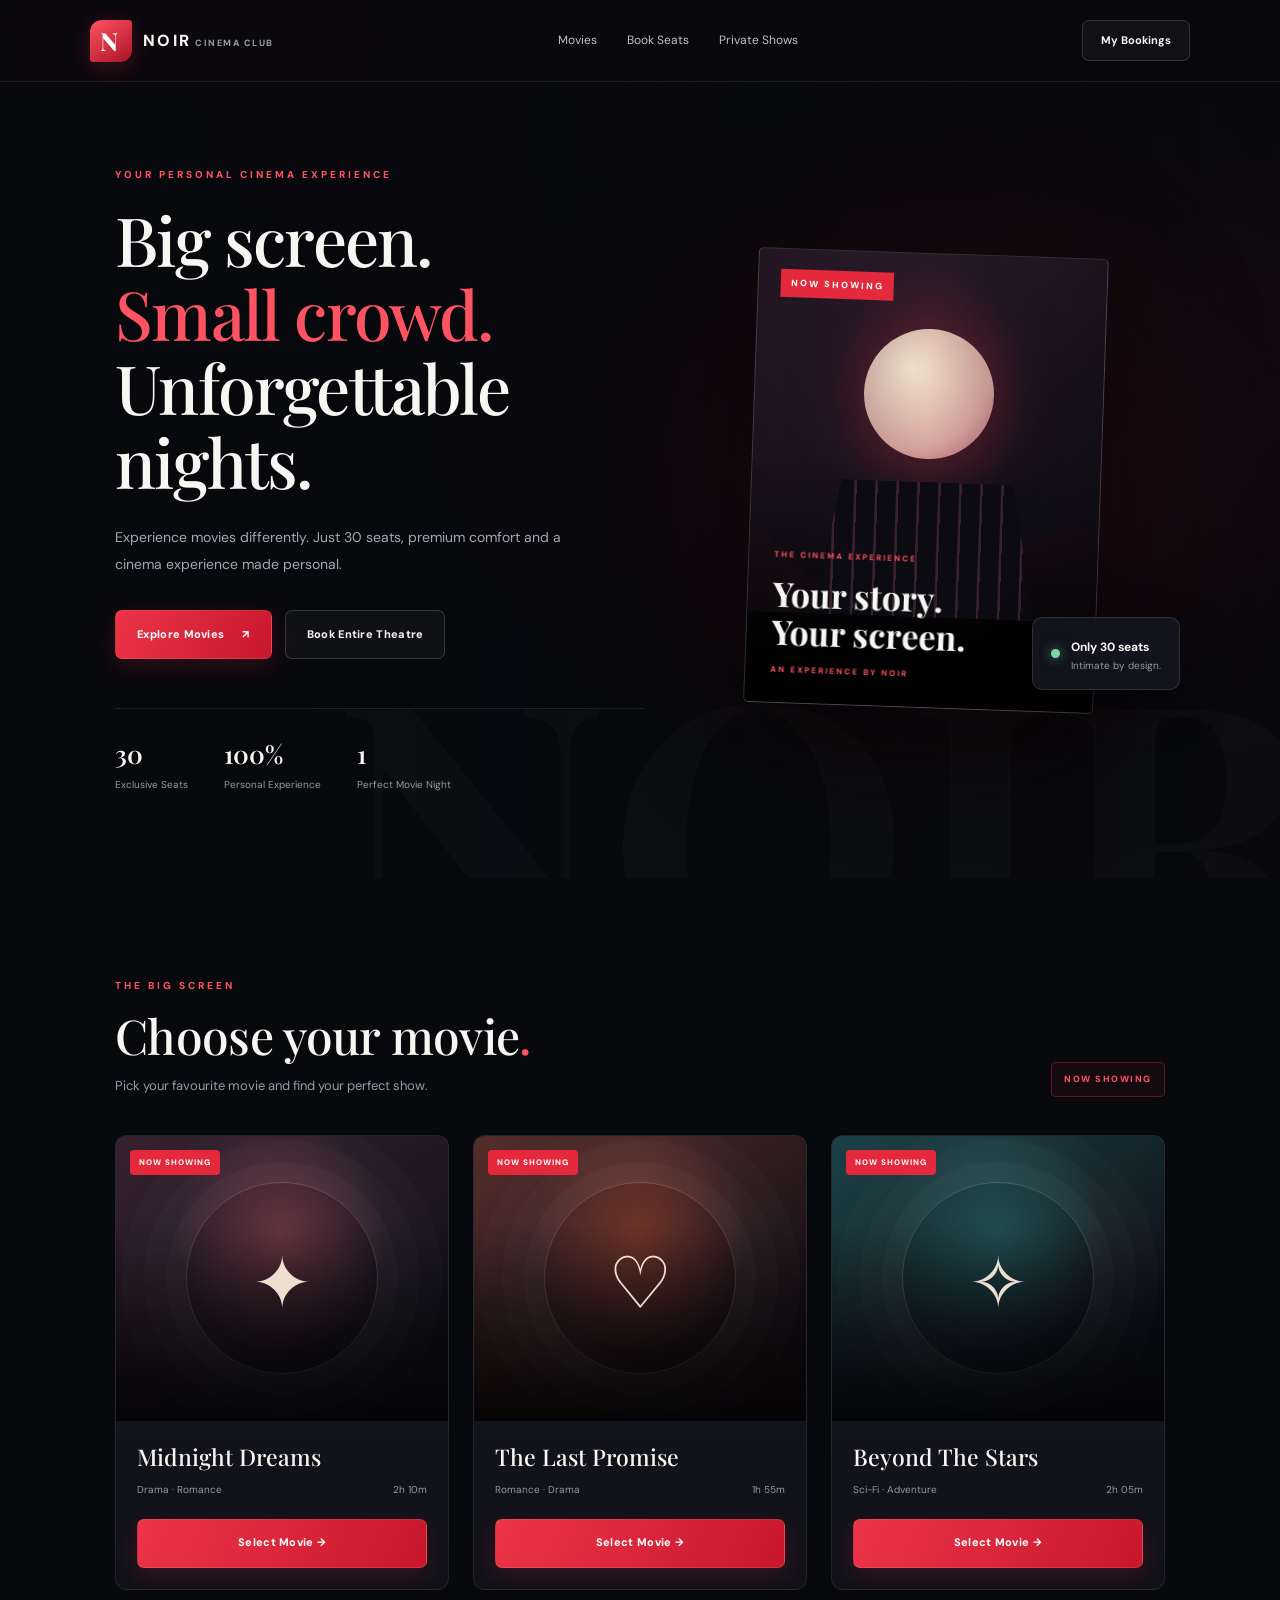
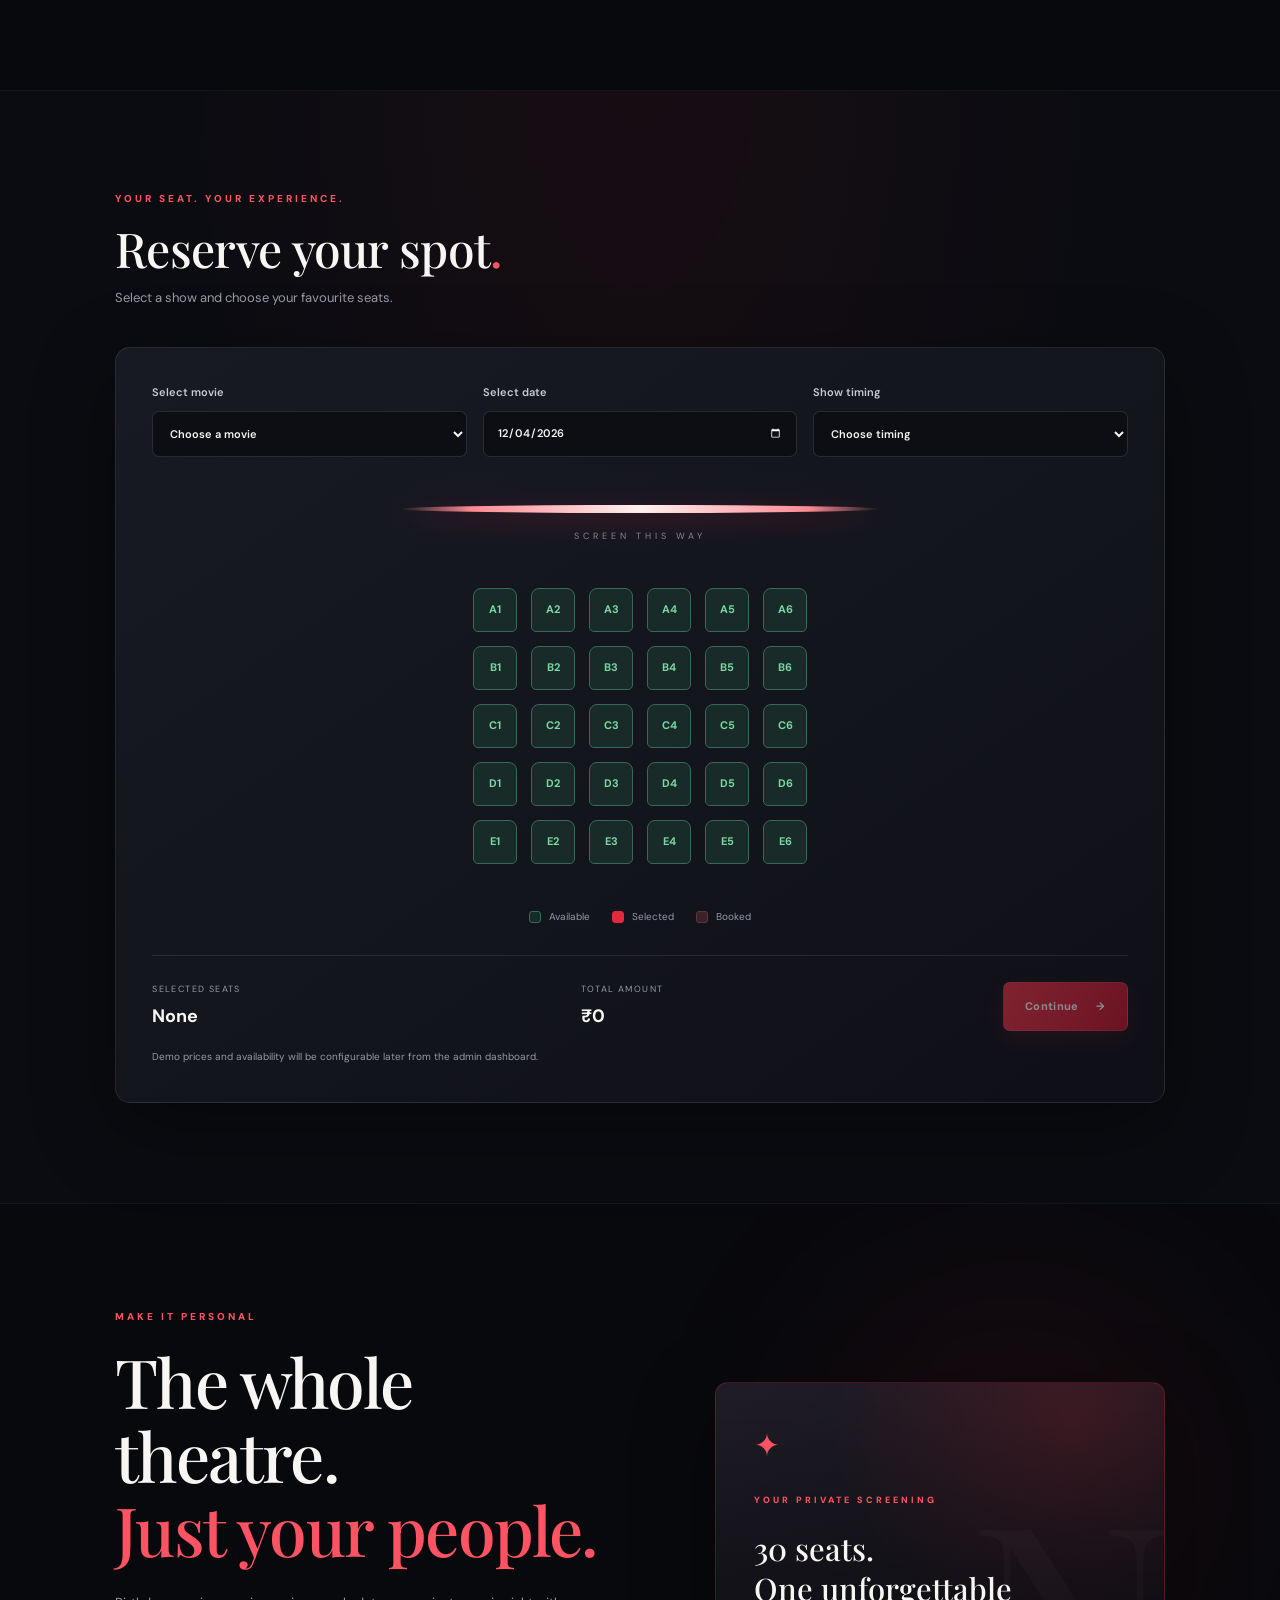
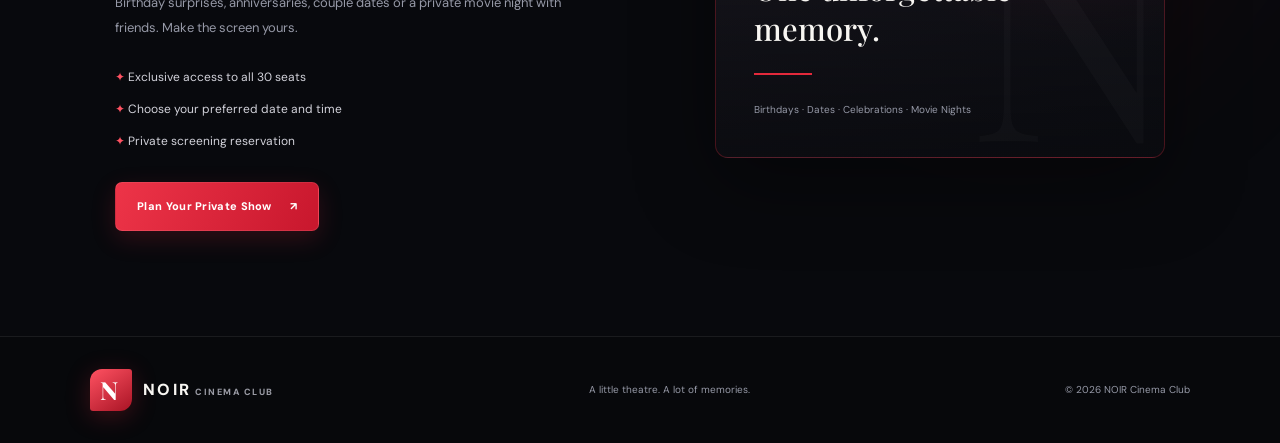
<file: index.html>
<!DOCTYPE html>
<html lang="en">
<head>
  <meta charset="UTF-8">
  <meta name="viewport" content="width=device-width, initial-scale=1.0">
  <meta name="theme-color" content="#080a12">

  <title>NOIR — Mini Theatre</title>

  <meta
    name="description"
    content="Book your cinema seats or reserve the entire theatre for a private screening."
  >

  <link rel="stylesheet" href="style.css">
</head>

<body>

  <header class="navbar">
    <a href="#" class="brand">
      <span class="brand-icon">N</span>
      <span>NOIR<span class="brand-sub"> CINEMA CLUB</span></span>
    </a>

    <nav>
      <a href="#movies">Movies</a>
      <a href="#booking">Book Seats</a>
      <a href="#private">Private Shows</a>
    </nav>

    <button class="nav-button" id="myBookingsBtn">
      My Bookings
    </button>
  </header>

  <main>

    <!-- HERO SECTION -->

    <section class="hero">
      <div class="hero-content">

        <span class="eyebrow">
          YOUR PERSONAL CINEMA EXPERIENCE
        </span>

        <h1>
          Big screen.<br>
          <span>Small crowd.</span><br>
          Unforgettable nights.
        </h1>

        <p>
          Experience movies differently. Just 30 seats, premium
          comfort and a cinema experience made personal.
        </p>

        <div class="hero-actions">
          <a href="#movies" class="primary-button">
            Explore Movies <span>↗</span>
          </a>

          <a href="#private" class="secondary-button">
            Book Entire Theatre
          </a>
        </div>

        <div class="hero-stats">
          <div>
            <strong>30</strong>
            <span>Exclusive Seats</span>
          </div>

          <div>
            <strong>100%</strong>
            <span>Personal Experience</span>
          </div>

          <div>
            <strong>1</strong>
            <span>Perfect Movie Night</span>
          </div>
        </div>

      </div>

      <div class="hero-visual">
        <div class="poster-glow"></div>

        <div class="hero-poster">
          <span class="poster-label">NOW SHOWING</span>

          <div class="poster-art">
            <div class="poster-moon"></div>
            <div class="poster-building"></div>
          </div>

          <div class="poster-caption">
            <span>THE CINEMA EXPERIENCE</span>
            <h2>Your story.<br>Your screen.</h2>
            <p>AN EXPERIENCE BY NOIR</p>
          </div>
        </div>

        <div class="floating-card">
          <span class="live-dot"></span>
          <div>
            <strong>Only 30 seats</strong>
            <p>Intimate by design.</p>
          </div>
        </div>
      </div>
    </section>


    <!-- MOVIES -->

    <section class="section" id="movies">

      <div class="section-heading">
        <div>
          <span class="eyebrow">THE BIG SCREEN</span>
          <h2>Choose your movie<span>.</span></h2>
          <p>Pick your favourite movie and find your perfect show.</p>
        </div>

        <span class="section-tag">NOW SHOWING</span>
      </div>

      <div class="movie-grid" id="movieGrid">
        <!-- Movies will be rendered using JavaScript. -->
      </div>

    </section>


    <!-- SEAT BOOKING -->

    <section class="section booking-section" id="booking">

      <div class="section-heading">
        <div>
          <span class="eyebrow">YOUR SEAT. YOUR EXPERIENCE.</span>
          <h2>Reserve your spot<span>.</span></h2>
          <p>Select a show and choose your favourite seats.</p>
        </div>
      </div>

      <div class="booking-panel">

        <div class="booking-controls">

          <label>
            Select movie
            <select id="movieSelect">
              <option value="">Choose a movie</option>
            </select>
          </label>

          <label>
            Select date
            <input type="date" id="showDate">
          </label>

          <label>
            Show timing
            <select id="showTime">
              <option value="">Choose timing</option>
              <option value="12:00">12:00 PM</option>
              <option value="15:00">3:00 PM</option>
              <option value="18:00">6:00 PM</option>
              <option value="21:00">9:00 PM</option>
            </select>
          </label>

        </div>

        <div class="screen-container">
          <div class="screen"></div>
          <span>SCREEN THIS WAY</span>
        </div>

        <div class="seat-layout" id="seatLayout">
          <!-- Exactly 30 seats will be generated by JavaScript. -->
        </div>

        <div class="seat-legend">
          <span><i class="legend-seat available"></i> Available</span>
          <span><i class="legend-seat selected"></i> Selected</span>
          <span><i class="legend-seat booked"></i> Booked</span>
        </div>

        <div class="booking-summary">

          <div>
            <span>SELECTED SEATS</span>
            <strong id="selectedSeats">None</strong>
          </div>

          <div>
            <span>TOTAL AMOUNT</span>
            <strong id="totalAmount">₹0</strong>
          </div>

          <button class="primary-button" id="continueBooking">
            Continue <span>→</span>
          </button>

        </div>

        <p class="small-note">
          Demo prices and availability will be configurable later
          from the admin dashboard.
        </p>

      </div>
    </section>


    <!-- PRIVATE THEATRE -->

    <section class="private-section" id="private">

      <div class="private-content">
        <span class="eyebrow">MAKE IT PERSONAL</span>

        <h2>
          The whole theatre.<br>
          <span>Just your people.</span>
        </h2>

        <p>
          Birthday surprises, anniversaries, couple dates or a
          private movie night with friends. Make the screen yours.
        </p>

        <ul>
          <li>✦ Exclusive access to all 30 seats</li>
          <li>✦ Choose your preferred date and time</li>
          <li>✦ Private screening reservation</li>
        </ul>

        <button class="primary-button" id="privateBookingBtn">
          Plan Your Private Show <span>↗</span>
        </button>
      </div>

      <div class="private-card">
        <span class="private-card-icon">✦</span>
        <span class="eyebrow">YOUR PRIVATE SCREENING</span>
        <h3>30 seats.<br>One unforgettable memory.</h3>
        <div class="private-card-line"></div>
        <p>Birthdays · Dates · Celebrations · Movie Nights</p>
      </div>

    </section>


    <!-- BOOKING MODAL -->

    <div class="modal-overlay" id="bookingModal" hidden>
      <div class="modal">

        <button class="modal-close" id="closeBookingModal"
          aria-label="Close">×</button>

        <span class="eyebrow">ALMOST THERE</span>
        <h2>Complete your booking<span>.</span></h2>

        <form id="bookingForm">

          <label>
            Full name
            <input type="text" id="customerName"
              placeholder="Enter your name" required>
          </label>

          <label>
            Mobile number
            <input type="tel" id="customerPhone"
              placeholder="10-digit mobile number"
              inputmode="numeric"
              pattern="[6-9][0-9]{9}"
              maxlength="10" required>
          </label>

          <div class="modal-summary" id="modalSummary"></div>

          <button type="submit" class="primary-button full-width">
            Create Booking Request →
          </button>

          <p class="small-note">
            This demo stores bookings in this browser only.
            Payment is not processed automatically.
          </p>

        </form>
      </div>
    </div>


    <!-- MY BOOKINGS MODAL -->

    <div class="modal-overlay" id="myBookingsModal" hidden>
      <div class="modal">

        <button class="modal-close" id="closeMyBookings"
          aria-label="Close">×</button>

        <span class="eyebrow">YOUR RESERVATIONS</span>
        <h2>My bookings<span>.</span></h2>

        <div id="myBookingsList"></div>

      </div>
    </div>


    <!-- PRIVATE BOOKING MODAL -->

    <div class="modal-overlay" id="privateModal" hidden>
      <div class="modal">

        <button class="modal-close" id="closePrivateModal"
          aria-label="Close">×</button>

        <span class="eyebrow">YOUR OWN CINEMA</span>
        <h2>Book the whole theatre<span>.</span></h2>

        <form id="privateForm">

          <label>
            Full name
            <input type="text" id="privateName"
              placeholder="Enter your name" required>
          </label>

          <label>
            Mobile number
            <input type="tel" id="privatePhone"
              placeholder="10-digit mobile number"
              inputmode="numeric"
              pattern="[6-9][0-9]{9}"
              maxlength="10" required>
          </label>

          <label>
            Occasion
            <select id="privateOccasion" required>
              <option value="">Choose an occasion</option>
              <option>Birthday</option>
              <option>Anniversary</option>
              <option>Couple Date</option>
              <option>Friends Movie Night</option>
              <option>Family Screening</option>
              <option>Other</option>
            </select>
          </label>

          <label>
            Booking date
            <input type="date" id="privateDate" required>
          </label>

          <label>
            Starting time
            <select id="privateTime" required>
              <option value="">Choose starting time</option>
              <option value="09:00">9:00 AM</option>
              <option value="12:00">12:00 PM</option>
              <option value="15:00">3:00 PM</option>
              <option value="18:00">6:00 PM</option>
              <option value="21:00">9:00 PM</option>
            </select>
          </label>

          <label>
            Duration
            <select id="privateDuration" required>
              <option value="2">2 hours</option>
              <option value="3">3 hours</option>
              <option value="4">4 hours</option>
            </select>
          </label>

          <button type="submit" class="primary-button full-width">
            Request Private Booking →
          </button>

          <p class="small-note">
            The request is subject to availability and admin approval.
          </p>

        </form>
      </div>
    </div>


    <!-- NOTIFICATIONS -->

    <div class="toast" id="toast" role="status"
      aria-live="polite"></div>

  </main>


  <footer class="footer">
    <a href="#" class="brand">
      <span class="brand-icon">N</span>
      <span>NOIR<span class="brand-sub"> CINEMA CLUB</span></span>
    </a>

    <p>A little theatre. A lot of memories.</p>

    <span>© <span id="currentYear"></span> NOIR Cinema Club</span>
  </footer>

  <script src="script.js"></script>

</body>
</html>
</file>
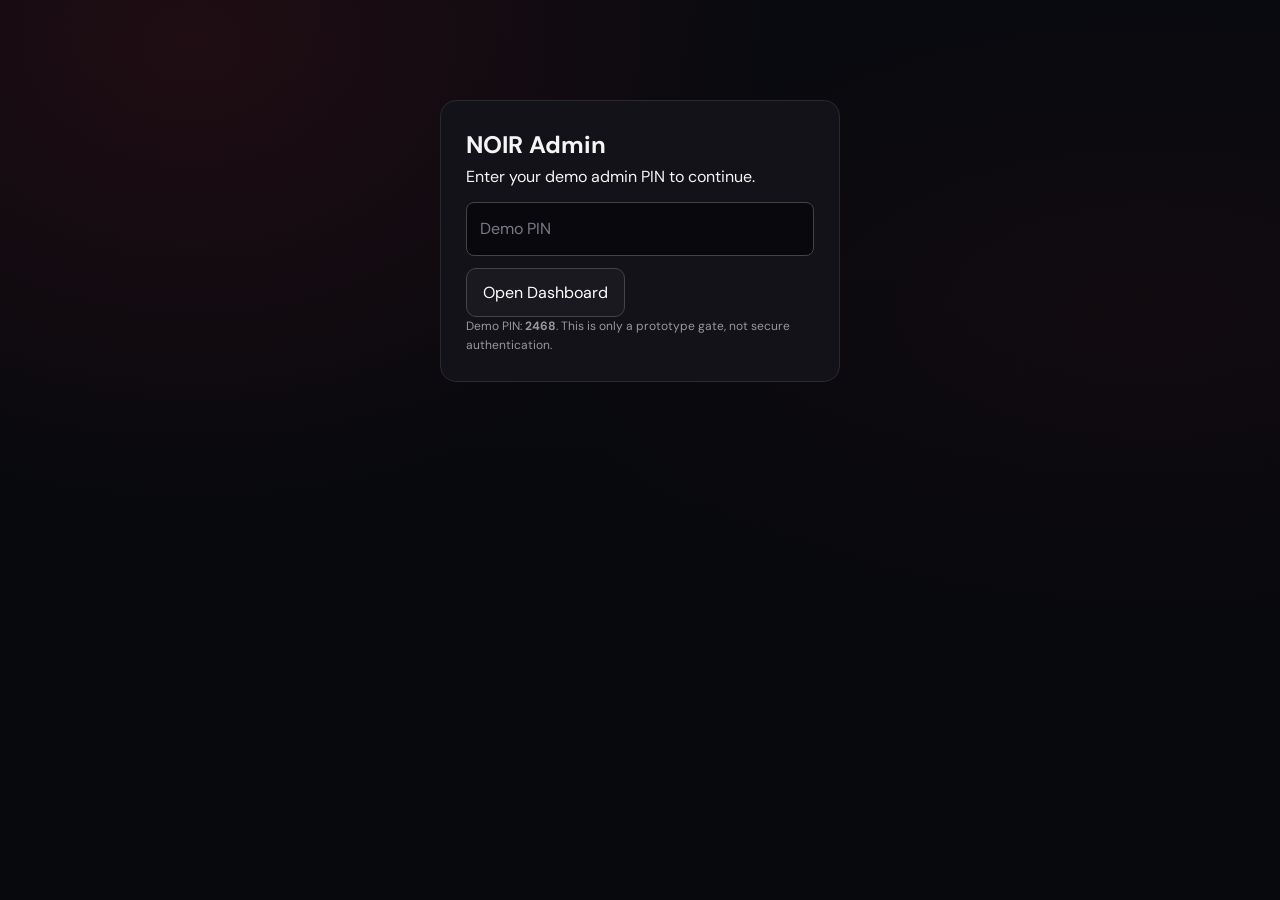
<file: admin.html>
<!DOCTYPE html>
<html lang="en">
<head>
  <meta charset="UTF-8">
  <meta name="viewport" content="width=device-width, initial-scale=1.0">
  <meta name="theme-color" content="#09090d">
  <title>NOIR | Admin Dashboard</title>
  <link rel="stylesheet" href="style.css">

  <style>
    body { background:#09090d; color:#f5f5f5; }
    .admin-wrap { max-width:1200px; margin:auto; padding:30px 18px 70px; }
    .admin-top { display:flex; justify-content:space-between; align-items:center; gap:15px; flex-wrap:wrap; margin-bottom:30px; }
    .admin-top h1 { margin:0; font-size:clamp(26px,5vw,38px); }
    .admin-top p { color:#aaa; margin:8px 0 0; }
    .admin-btn { border:1px solid #444; padding:11px 16px; border-radius:10px; color:#fff; background:#19191f; cursor:pointer; text-decoration:none; display:inline-block; }
    .admin-btn:hover { background:#292932; }
    .stats { display:grid; grid-template-columns:repeat(4,minmax(0,1fr)); gap:14px; margin-bottom:30px; }
    .stat-card,.admin-panel { border:1px solid #292932; background:#121218; border-radius:16px; padding:20px; }
    .stat-card span { color:#aaa; font-size:13px; }
    .stat-card strong { display:block; font-size:27px; margin-top:10px; overflow-wrap:anywhere; }
    .admin-panel { margin-bottom:22px; }
    .admin-panel h2 { font-size:20px; margin:0 0 18px; }
    .table-wrap { overflow-x:auto; }
    table { width:100%; border-collapse:collapse; min-width:680px; }
    th,td { text-align:left; padding:13px 11px; border-bottom:1px solid #292932; font-size:13px; vertical-align:top; }
    th { color:#aaa; font-weight:600; }
    td { color:#eee; }
    .action-row { display:flex; gap:7px; flex-wrap:wrap; }
    .action-btn { border:0; border-radius:7px; padding:8px 10px; cursor:pointer; color:white; font-size:12px; }
    .approve { background:#176b45; }
    .reject { background:#8d3038; }
    .neutral { background:#33333e; }
    .status { display:inline-block; padding:5px 8px; border-radius:6px; background:#292932; font-size:11px; }
    .status.confirmed { color:#7ef0b2; }
    .status.pending { color:#ffd479; }
    .status.cancelled { color:#ff9292; }
    .settings-grid { display:grid; grid-template-columns:repeat(2,minmax(0,1fr)); gap:15px; }
    .admin-field label { display:block; color:#bbb; margin-bottom:8px; font-size:13px; }
    .admin-field input { width:100%; box-sizing:border-box; padding:13px; border:1px solid #363641; border-radius:9px; background:#09090d; color:#fff; }
    .settings-actions { margin-top:18px; }
    .empty { color:#999; padding:18px 0; }
    .warning { border:1px solid #665020; background:#241d0e; color:#ffe0a0; border-radius:12px; padding:14px; margin-bottom:22px; line-height:1.6; font-size:13px; }
    #adminApp[hidden],#loginBox[hidden] { display:none; }
    #loginBox { max-width:400px; margin:70px auto; padding:25px; border:1px solid #292932; border-radius:16px; background:#121218; }
    #loginBox input { box-sizing:border-box; width:100%; padding:13px; margin:12px 0; background:#09090d; color:white; border:1px solid #444; border-radius:8px; }
    #loginError { color:#ff9292; font-size:13px; }
    @media(max-width:760px) { .stats { grid-template-columns:repeat(2,minmax(0,1fr)); } .settings-grid { grid-template-columns:1fr; } .admin-wrap { padding:20px 12px 50px; } }
  </style>
</head>
<body>
  <main class="admin-wrap">
    <section id="loginBox">
      <h1>NOIR Admin</h1>
      <p>Enter your demo admin PIN to continue.</p>
      <form id="loginForm">
        <input id="adminPin" type="password" placeholder="Demo PIN" required autocomplete="current-password">
        <button class="admin-btn" type="submit">Open Dashboard</button>
        <p id="loginError"></p>
      </form>
      <p style="color:#999;font-size:12px;line-height:1.6">
        Demo PIN: <strong>2468</strong>. This is only a prototype gate, not secure authentication.
      </p>
    </section>

    <section id="adminApp" hidden>
      <header class="admin-top">
        <div>
          <h1>NOIR <span style="color:#c9a76a">Admin</span></h1>
          <p>Mini Theatre · Booking Management</p>
        </div>
        <div class="action-row">
          <a href="index.html" class="admin-btn">View Website ↗</a>
          <button class="admin-btn" id="refreshBtn">Refresh</button>
          <button class="admin-btn" id="logoutBtn">Lock Panel</button>
        </div>
      </header>

      <div class="warning">
        ⚠️ <strong>Prototype notice:</strong> bookings are stored in this browser's localStorage.
        This dashboard is not connected to a shared database, so customer bookings made on other
        devices will not appear here. The demo PIN is not security for a publicly deployed website.
      </div>

      <section class="stats">
        <div class="stat-card"><span>Total public bookings</span><strong id="totalBookings">0</strong></div>
        <div class="stat-card"><span>Pending requests</span><strong id="pendingBookings">0</strong></div>
        <div class="stat-card"><span>Confirmed bookings</span><strong id="confirmedBookings">0</strong></div>
        <div class="stat-card"><span>Verified payments</span><strong id="verifiedRevenue">₹0</strong></div>
      </section>

      <section class="admin-panel">
        <h2>🎟️ Public Seat Bookings</h2>
        <div class="table-wrap">
          <table>
            <thead>
              <tr>
                <th>Customer</th><th>Show</th><th>Seats</th><th>Amount</th>
                <th>Status</th><th>Payment</th><th>Actions</th>
              </tr>
            </thead>
            <tbody id="bookingRows"></tbody>
          </table>
        </div>
        <p id="noBookings" class="empty" hidden>No public bookings found yet.</p>
      </section>

      <section class="admin-panel">
        <h2>🎉 Private Theatre Requests</h2>
        <div class="table-wrap">
          <table>
            <thead>
              <tr>
                <th>Customer</th><th>Occasion</th><th>Date</th><th>Time</th>
                <th>Duration</th><th>Status</th><th>Actions</th>
              </tr>
            </thead>
            <tbody id="privateRows"></tbody>
          </table>
        </div>
        <p id="noPrivate" class="empty" hidden>No private booking requests found yet.</p>
      </section>

      <section class="admin-panel">
        <h2>⚙️ Theatre Settings</h2>
        <form id="settingsForm">
          <div class="settings-grid">
            <div class="admin-field">
              <label for="ticketPrice">Ticket price (₹ per seat)</label>
              <input id="ticketPrice" type="number" min="1" step="1" required>
            </div>
            <div class="admin-field">
              <label for="upiId">Your receiving UPI ID</label>
              <input id="upiId" type="text" placeholder="yourname@bank" autocomplete="off">
            </div>
          </div>
          <div class="settings-actions">
            <button class="admin-btn" type="submit">Save Settings</button>
          </div>
          <p id="settingsMessage" style="color:#7ef0b2" aria-live="polite"></p>
        </form>
      </section>
    </section>
  </main>

  <script src="admin.js"></script>
</body>
</html>
</file>
<file: style.css>
@import url('https://fonts.googleapis.com/css2?family=DM+Sans:wght@400;500;600;700;800&family=Playfair+Display:wght@500;600;700&display=swap');

:root {
  --bg: #08090d;
  --bg-soft: #0e1017;
  --panel: #12141c;
  --panel-light: #1a1d27;
  --text: #f8f6f2;
  --muted: #9699a7;
  --accent: #e3293b;
  --accent-light: #ff5262;
  --accent-dark: #a91425;
  --gold: #d7b77a;
  --border: rgba(255,255,255,.09);
  --green: #79d8a3;
  --red: #e87979;
  --radius: 18px;
  --shadow: 0 25px 80px rgba(0,0,0,.4);
}

* {
  box-sizing: border-box;
  margin: 0;
  padding: 0;
}

html {
  scroll-behavior: smooth;
  scroll-padding-top: 100px;
}

body {
  background: var(--bg);
  color: var(--text);
  font-family: 'DM Sans', sans-serif;
  line-height: 1.6;
  overflow-x: hidden;
}

body::before {
  content: "";
  position: fixed;
  inset: 0;
  z-index: -1;
  pointer-events: none;
  background:
    radial-gradient(ellipse at 15% 5%, rgba(227,41,59,.10), transparent 38%),
    radial-gradient(ellipse at 90% 35%, rgba(130,25,42,.07), transparent 38%),
    linear-gradient(180deg, #090a0f, #08090d 60%);
}

::selection {
  background: var(--accent);
  color: #fff;
}

a {
  color: inherit;
  text-decoration: none;
}

button,
input,
select {
  font: inherit;
}

button,
a {
  -webkit-tap-highlight-color: transparent;
}

button {
  cursor: pointer;
}

button:focus-visible,
a:focus-visible,
input:focus-visible,
select:focus-visible {
  outline: 2px solid var(--accent-light);
  outline-offset: 4px;
}

/* =========================
   NAVIGATION
========================= */

.navbar {
  min-height: 82px;
  padding: 16px 7%;
  display: flex;
  align-items: center;
  justify-content: space-between;
  gap: 25px;
  position: sticky;
  top: 0;
  z-index: 50;
  background: rgba(8,9,13,.88);
  border-bottom: 1px solid rgba(255,255,255,.07);
  backdrop-filter: blur(22px);
  -webkit-backdrop-filter: blur(22px);
}

.brand {
  display: flex;
  align-items: center;
  gap: 11px;
  font-weight: 800;
  letter-spacing: 2.5px;
  font-size: 16px;
  white-space: nowrap;
}

.brand-icon {
  width: 42px;
  height: 42px;
  display: grid;
  place-items: center;
  border-radius: 12px 3px 12px 3px;
  background: linear-gradient(145deg, var(--accent-light), var(--accent-dark));
  color: #fff;
  font-family: 'Playfair Display', serif;
  font-size: 25px;
  box-shadow: 0 5px 25px rgba(227,41,59,.25);
}

.brand-sub {
  color: #9a9ba5;
  font-size: 9px;
  letter-spacing: 1.5px;
}

.navbar nav {
  display: flex;
  align-items: center;
  gap: 30px;
  font-size: 12px;
  color: #c1c1ca;
}

.navbar nav a {
  position: relative;
  padding: 8px 0;
  transition: color .25s ease;
}

.navbar nav a::after {
  content: "";
  position: absolute;
  bottom: 0;
  left: 0;
  width: 0;
  height: 2px;
  background: var(--accent);
  transition: width .25s ease;
}

.navbar nav a:hover,
.navbar nav a:focus-visible {
  color: #fff;
}

.navbar nav a:hover::after {
  width: 100%;
}

.nav-button {
  background: rgba(255,255,255,.04);
  border: 1px solid rgba(255,255,255,.14);
  color: var(--text);
  padding: 11px 18px;
  border-radius: 7px;
  font-size: 11px;
  font-weight: 700;
  transition: .25s ease;
}

.nav-button:hover {
  background: var(--accent);
  border-color: var(--accent);
  box-shadow: 0 5px 20px rgba(227,41,59,.2);
}

/* =========================
   HERO
========================= */

.hero {
  min-height: 690px;
  display: grid;
  grid-template-columns: 1.05fr .95fr;
  align-items: center;
  gap: 45px;
  padding: 85px 9%;
  position: relative;
  overflow: hidden;
  isolation: isolate;
}

.hero::before {
  content: "";
  position: absolute;
  inset: 0;
  z-index: -1;
  background:
    linear-gradient(90deg, #08090d 0%, rgba(8,9,13,.92) 40%, rgba(8,9,13,.45) 100%),
    radial-gradient(ellipse at 75% 45%, rgba(145,24,42,.17), transparent 55%);
}

.hero::after {
  content: "NOIR";
  position: absolute;
  z-index: -1;
  right: -3%;
  bottom: -17%;
  color: rgba(255,255,255,.018);
  font-family: 'Playfair Display', serif;
  font-size: clamp(180px, 30vw, 440px);
  line-height: 1;
  font-weight: 700;
  pointer-events: none;
}

.eyebrow {
  display: block;
  color: var(--accent-light);
  font-size: 10px;
  font-weight: 800;
  letter-spacing: 3px;
  margin-bottom: 20px;
}

.hero-content {
  animation: noirFadeUp .8s ease both;
}

.hero h1,
.private-content h2 {
  font-family: 'Playfair Display', serif;
  font-size: clamp(44px, 5.3vw, 76px);
  line-height: 1.09;
  letter-spacing: -1.8px;
  font-weight: 500;
}

.hero h1 span,
.private-content h2 span {
  color: var(--accent-light);
}

.hero-content > p {
  max-width: 470px;
  color: #a6a7b2;
  font-size: 14px;
  line-height: 1.95;
  margin-top: 25px;
}

.hero-actions {
  display: flex;
  flex-wrap: wrap;
  gap: 13px;
  margin-top: 32px;
}

.primary-button,
.secondary-button {
  min-height: 49px;
  padding: 14px 21px;
  display: inline-flex;
  align-items: center;
  justify-content: center;
  gap: 18px;
  border-radius: 7px;
  font-size: 11px;
  font-weight: 800;
  letter-spacing: .3px;
  transition:
    background .25s ease,
    border-color .25s ease,
    box-shadow .25s ease,
    transform .25s ease;
}

.primary-button {
  color: #fff;
  background: linear-gradient(115deg, #ed3448, #c8172d);
  border: 1px solid rgba(255,255,255,.09);
  box-shadow: 0 8px 25px rgba(227,41,59,.18);
}

.primary-button:hover {
  background: linear-gradient(115deg, #ff5262, #df2038);
  transform: translateY(-3px);
  box-shadow: 0 12px 32px rgba(227,41,59,.32);
}

.primary-button:active {
  transform: translateY(0) scale(.98);
}

.secondary-button {
  color: #f5f3f0;
  background: rgba(255,255,255,.035);
  border: 1px solid rgba(255,255,255,.16);
}

.secondary-button:hover {
  border-color: var(--accent);
  background: rgba(227,41,59,.08);
}

.hero-stats {
  display: flex;
  gap: 36px;
  flex-wrap: wrap;
  margin-top: 49px;
  padding-top: 25px;
  border-top: 1px solid rgba(255,255,255,.09);
}

.hero-stats div {
  display: flex;
  flex-direction: column;
  gap: 3px;
}

.hero-stats strong {
  font-family: 'Playfair Display', serif;
  font-size: 25px;
  font-weight: 600;
}

.hero-stats span {
  font-size: 10px;
  color: var(--muted);
}

/* =========================
   CINEMATIC HERO POSTER
========================= */

.hero-visual {
  min-height: 510px;
  display: grid;
  place-items: center;
  position: relative;
  perspective: 1000px;
}

.poster-glow {
  position: absolute;
  width: 75%;
  height: 75%;
  background: rgba(200,23,45,.2);
  filter: blur(100px);
  border-radius: 50%;
  animation: glowPulse 5s ease-in-out infinite;
}

.hero-poster {
  width: min(100%, 350px);
  height: 455px;
  position: relative;
  overflow: hidden;
  border: 1px solid rgba(255,255,255,.18);
  border-radius: 5px;
  background:
    linear-gradient(180deg, transparent 35%, rgba(0,0,0,.9) 100%),
    radial-gradient(ellipse at 50% 32%, #6c2639, transparent 45%),
    linear-gradient(145deg, #29202e, #100d14 75%);
  box-shadow: 0 35px 100px rgba(0,0,0,.65);
  transform: rotate(2deg);
  animation: posterFloat 6s ease-in-out infinite;
}

.hero-poster::before {
  content: "";
  position: absolute;
  inset: 0;
  z-index: 1;
  pointer-events: none;
  background:
    linear-gradient(90deg, rgba(0,0,0,.25), transparent 50%, rgba(0,0,0,.15)),
    linear-gradient(180deg, rgba(0,0,0,.1), transparent 45%, rgba(0,0,0,.7));
}

.poster-label {
  position: absolute;
  z-index: 3;
  top: 20px;
  left: 22px;
  padding: 7px 10px;
  font-size: 9px;
  font-weight: 800;
  letter-spacing: 2px;
  color: #fff;
  background: var(--accent);
}

.poster-art {
  position: absolute;
  inset: 0 0 90px;
  overflow: hidden;
  background:
    radial-gradient(ellipse at 50% 38%, rgba(229,72,92,.22), transparent 40%),
    linear-gradient(150deg, #352132, #14101a 70%);
}

.poster-art::after {
  content: "";
  position: absolute;
  left: -20%;
  bottom: -40%;
  width: 140%;
  height: 75%;
  background: linear-gradient(145deg, #2c1724, #08080c);
  clip-path: polygon(0 40%, 15% 15%, 28% 35%, 45% 0, 61% 25%, 82% 10%, 100% 45%, 100% 100%, 0 100%);
}

.poster-moon {
  width: 130px;
  height: 130px;
  border-radius: 50%;
  background: radial-gradient(circle at 35% 30%, #fff0db, #d8a6a0 65%, #a95366);
  position: absolute;
  top: 75px;
  left: 50%;
  transform: translateX(-50%);
  box-shadow: 0 0 85px rgba(227,41,59,.28);
}

.poster-building {
  position: absolute;
  z-index: 1;
  bottom: -15px;
  left: 18%;
  width: 65%;
  height: 150px;
  background: repeating-linear-gradient(
    90deg,
    #0c0b11 0 18px,
    #39202d 19px 21px
  );
  clip-path: polygon(12% 0, 88% 0, 100% 100%, 0 100%);
}

.poster-caption {
  position: absolute;
  z-index: 3;
  left: 25px;
  right: 20px;
  bottom: 26px;
}

.poster-caption > span,
.poster-caption p {
  font-size: 8px;
  font-weight: 700;
  letter-spacing: 2px;
  color: var(--accent-light);
}

.poster-caption h2 {
  font-family: 'Playfair Display', serif;
  font-size: 34px;
  line-height: 1.12;
  margin: 9px 0 13px;
}

.floating-card {
  position: absolute;
  right: -15px;
  bottom: 45px;
  padding: 15px 18px;
  display: flex;
  gap: 11px;
  align-items: center;
  background: rgba(20,21,29,.94);
  border: 1px solid rgba(255,255,255,.12);
  border-radius: 10px;
  box-shadow: 0 15px 45px rgba(0,0,0,.45);
  backdrop-filter: blur(14px);
}

.live-dot {
  width: 9px;
  height: 9px;
  flex-shrink: 0;
  border-radius: 50%;
  background: var(--green);
  box-shadow: 0 0 12px rgba(121,216,163,.6);
}

.floating-card strong {
  font-size: 12px;
}

.floating-card p {
  font-size: 10px;
  color: var(--muted);
}

/* =========================
   SECTION HEADINGS
========================= */

.section {
  padding: 100px 9%;
}

.section-heading {
  display: flex;
  align-items: end;
  justify-content: space-between;
  gap: 20px;
  margin-bottom: 38px;
}

.section-heading .eyebrow {
  margin-bottom: 13px;
}

.section-heading h2,
.modal h2 {
  font-family: 'Playfair Display', serif;
  font-size: clamp(32px, 4vw, 48px);
  font-weight: 500;
  line-height: 1.2;
  letter-spacing: -.7px;
}

.section-heading h2 span,
.modal h2 span {
  color: var(--accent-light);
}

.section-heading p {
  margin-top: 11px;
  font-size: 13px;
  color: var(--muted);
}

.section-tag {
  border: 1px solid rgba(227,41,59,.4);
  border-radius: 5px;
  padding: 9px 12px;
  font-size: 9px;
  font-weight: 800;
  letter-spacing: 1.5px;
  color: var(--accent-light);
  background: rgba(227,41,59,.06);
}

/* =========================
   MOVIE CARDS
========================= */

.movie-grid {
  display: grid;
  grid-template-columns: repeat(3, minmax(0, 1fr));
  gap: 24px;
}

.movie-card {
  position: relative;
  border: 1px solid rgba(255,255,255,.08);
  border-radius: 12px;
  background: linear-gradient(180deg, #171923, #101117);
  overflow: hidden;
  transition:
    transform .35s ease,
    border-color .35s ease,
    box-shadow .35s ease;
}

.movie-card:hover {
  transform: translateY(-8px);
  border-color: rgba(227,41,59,.5);
  box-shadow: 0 22px 50px rgba(0,0,0,.35);
}

.movie-art {
  height: 285px;
  position: relative;
  overflow: hidden;
  display: grid;
  place-items: center;
  isolation: isolate;
  background:
    radial-gradient(ellipse at 50% 35%, rgba(190,92,105,.45), transparent 45%),
    linear-gradient(145deg, #392331, #14121b 75%);
}

.movie-art::before {
  content: "";
  position: absolute;
  z-index: -1;
  width: 190px;
  height: 190px;
  border: 1px solid rgba(255,255,255,.19);
  border-radius: 50%;
  box-shadow:
    0 0 0 20px rgba(255,255,255,.025),
    0 0 0 42px rgba(255,255,255,.02),
    0 0 0 65px rgba(255,255,255,.015);
  transition: transform .5s ease;
}

.movie-card:hover .movie-art::before {
  transform: scale(1.13);
}

.movie-art::after {
  content: "";
  position: absolute;
  inset: 0;
  background: linear-gradient(180deg, rgba(0,0,0,.04) 30%, rgba(0,0,0,.8) 100%);
  pointer-events: none;
}

.movie-art.art-two {
  background:
    radial-gradient(ellipse at 50% 35%, rgba(221,95,65,.38), transparent 45%),
    linear-gradient(145deg, #58302d, #171016 75%);
}

.movie-art.art-three {
  background:
    radial-gradient(ellipse at 50% 35%, rgba(60,155,153,.35), transparent 45%),
    linear-gradient(145deg, #1c4449, #10121b 75%);
}

.movie-art.art-four {
  background:
    radial-gradient(ellipse at 50% 35%, rgba(127,88,193,.4), transparent 45%),
    linear-gradient(145deg, #30213e, #101018 75%);
}

.movie-art.art-five {
  background:
    radial-gradient(ellipse at 50% 35%, rgba(202,153,65,.35), transparent 45%),
    linear-gradient(145deg, #49371d, #121016 75%);
}

.movie-art.art-six {
  background:
    radial-gradient(ellipse at 50% 35%, rgba(55,101,177,.4), transparent 45%),
    linear-gradient(145deg, #1c2d4a, #101018 75%);
}

.movie-symbol {
  position: relative;
  z-index: 2;
  font-family: 'Playfair Display', serif;
  font-size: 72px;
  color: rgba(255,239,224,.92);
  text-shadow: 0 8px 40px rgba(0,0,0,.45);
  transition: transform .4s ease;
}

.movie-card:hover .movie-symbol {
  transform: scale(1.08);
}

.movie-label {
  position: absolute;
  top: 14px;
  left: 14px;
  z-index: 3;
  background: var(--accent);
  color: #fff;
  border-radius: 4px;
  padding: 6px 9px;
  font-size: 8px;
  font-weight: 800;
  letter-spacing: 1px;
}

.movie-info {
  padding: 21px;
}

.movie-info h3 {
  font-family: 'Playfair Display', serif;
  font-size: 23px;
  line-height: 1.3;
  font-weight: 500;
}

.movie-meta {
  display: flex;
  justify-content: space-between;
  flex-wrap: wrap;
  gap: 8px;
  margin-top: 10px;
  font-size: 10px;
  color: var(--muted);
}

.movie-info button {
  width: 100%;
  margin-top: 21px;
}

/* =========================
   SEAT BOOKING
========================= */

.booking-section {
  position: relative;
  background:
    radial-gradient(ellipse at 50% 0%, rgba(227,41,59,.055), transparent 50%),
    #0b0c11;
  border-top: 1px solid rgba(255,255,255,.035);
  border-bottom: 1px solid rgba(255,255,255,.035);
}

.booking-panel {
  padding: 36px;
  border: 1px solid rgba(255,255,255,.09);
  border-radius: 15px;
  background: linear-gradient(145deg, rgba(25,27,37,.96), rgba(15,16,23,.98));
  box-shadow: var(--shadow);
}

.booking-controls {
  display: grid;
  grid-template-columns: repeat(3, minmax(0, 1fr));
  gap: 16px;
}

label {
  display: flex;
  flex-direction: column;
  gap: 9px;
  color: #c9cad3;
  font-size: 11px;
  font-weight: 600;
}

input,
select {
  width: 100%;
  min-width: 0;
  min-height: 46px;
  background: #0c0e14;
  border: 1px solid rgba(255,255,255,.12);
  padding: 12px 13px;
  color: var(--text);
  border-radius: 7px;
  outline: none;
  transition: border-color .2s ease, box-shadow .2s ease;
}

input:focus,
select:focus {
  border-color: var(--accent);
  box-shadow: 0 0 0 3px rgba(227,41,59,.09);
}

input::placeholder {
  color: #777986;
}

input[type="date"] {
  color-scheme: dark;
}

.screen-container {
  margin: 48px auto 35px;
  width: min(100%, 480px);
  text-align: center;
}

.screen {
  height: 8px;
  border-radius: 50%;
  background: linear-gradient(90deg, transparent, #ff8a93 15%, #fff0ef 50%, #ff8a93 85%, transparent);
  box-shadow:
    0 8px 25px rgba(227,41,59,.3),
    0 0 45px rgba(227,41,59,.13);
  transform: perspective(100px) rotateX(-5deg);
}

.screen-container span {
  display: block;
  margin-top: 16px;
  color: #858794;
  font-size: 9px;
  letter-spacing: 4px;
}

.seat-layout {
  display: grid;
  grid-template-columns: repeat(6, minmax(0, 44px));
  justify-content: center;
  gap: 14px;
  padding: 10px 0 25px;
}

.seat {
  width: 100%;
  aspect-ratio: 1;
  border-radius: 8px 8px 5px 5px;
  background: #182b28;
  border: 1px solid #35695b;
  color: var(--green);
  font-size: 11px;
  font-weight: 700;
  transition:
    transform .2s ease,
    background .2s ease,
    border-color .2s ease,
    box-shadow .2s ease;
}

.seat:not(:disabled):hover {
  border-color: var(--accent-light);
  background: #3c252b;
  transform: translateY(-3px);
  box-shadow: 0 5px 15px rgba(227,41,59,.13);
}

.seat.selected {
  background: linear-gradient(145deg, #ff5364, #c8172d);
  color: #fff;
  border-color: #ff6675;
  box-shadow: 0 4px 15px rgba(227,41,59,.2);
}

.seat.booked {
  background: #3a2228;
  color: #d9828b;
  border-color: #60333b;
  cursor: not-allowed;
}

.seat:disabled {
  opacity: 1;
}

.seat-legend {
  display: flex;
  justify-content: center;
  flex-wrap: wrap;
  gap: 22px;
  font-size: 10px;
  color: var(--muted);
  padding: 20px 0 30px;
}

.seat-legend span {
  display: flex;
  align-items: center;
  gap: 8px;
}

.legend-seat {
  width: 12px;
  height: 12px;
  display: inline-block;
  border-radius: 3px;
  border: 1px solid #35695b;
  background: #182b28;
}

.legend-seat.selected {
  background: var(--accent);
  border-color: var(--accent);
}

.legend-seat.booked {
  background: #3a2228;
  border-color: #60333b;
}

.booking-summary {
  border-top: 1px solid rgba(255,255,255,.1);
  padding-top: 26px;
  display: flex;
  align-items: center;
  justify-content: space-between;
  flex-wrap: wrap;
  gap: 20px;
}

.booking-summary div {
  display: flex;
  flex-direction: column;
  gap: 5px;
}

.booking-summary div span {
  font-size: 9px;
  letter-spacing: 1.4px;
  color: var(--muted);
}

.booking-summary strong {
  font-size: 18px;
  font-weight: 700;
}

.small-note {
  font-size: 10px;
  color: var(--muted);
  margin-top: 17px;
  line-height: 1.8;
}

/* =========================
   PRIVATE THEATRE
========================= */

.private-section {
  padding: 105px 9%;
  display: grid;
  grid-template-columns: 1fr .85fr;
  gap: 70px;
  align-items: center;
  position: relative;
  overflow: hidden;
}

.private-section::before {
  content: "";
  position: absolute;
  width: 400px;
  height: 400px;
  right: 5%;
  top: 10%;
  border-radius: 50%;
  background: rgba(227,41,59,.07);
  filter: blur(100px);
  pointer-events: none;
}

.private-content {
  position: relative;
  z-index: 1;
}

.private-content > p {
  color: var(--muted);
  font-size: 13px;
  max-width: 480px;
  margin-top: 23px;
  line-height: 1.95;
}

.private-content ul {
  list-style: none;
  display: grid;
  gap: 13px;
  margin: 27px 0 31px;
  color: #d2d2da;
  font-size: 12px;
}

.private-content li::first-letter {
  color: var(--accent-light);
}

.private-card {
  position: relative;
  min-height: 330px;
  padding: 38px;
  border: 1px solid rgba(227,41,59,.28);
  border-radius: 13px;
  background:
    linear-gradient(180deg, rgba(8,9,13,.15), rgba(8,9,13,.8)),
    radial-gradient(ellipse at 80% 10%, rgba(227,41,59,.22), transparent 48%),
    linear-gradient(145deg, #24202a, #101117);
  box-shadow: var(--shadow);
  display: flex;
  flex-direction: column;
  justify-content: center;
  overflow: hidden;
  transition: border-color .3s ease, transform .3s ease;
}

.private-card::before {
  content: "N";
  position: absolute;
  right: -15px;
  bottom: -100px;
  font-family: 'Playfair Display', serif;
  font-size: 300px;
  color: rgba(255,255,255,.025);
  pointer-events: none;
}

.private-card:hover {
  border-color: rgba(227,41,59,.6);
  transform: translateY(-4px);
}

.private-card-icon {
  font-size: 31px;
  color: var(--accent-light);
  margin-bottom: 23px;
}

.private-card .eyebrow {
  font-size: 9px;
}

.private-card h3 {
  position: relative;
  font-family: 'Playfair Display', serif;
  font-size: 31px;
  font-weight: 500;
  line-height: 1.3;
}

.private-card-line {
  height: 2px;
  width: 58px;
  background: var(--accent);
  margin: 25px 0;
}

.private-card p {
  font-size: 10px;
  color: var(--muted);
  line-height: 1.9;
}

/* =========================
   FOOTER
========================= */

.footer {
  padding: 32px 7%;
  border-top: 1px solid rgba(255,255,255,.08);
  background: #07080b;
  display: flex;
  align-items: center;
  justify-content: space-between;
  gap: 20px;
  flex-wrap: wrap;
}

.footer > p,
.footer > span {
  color: var(--muted);
  font-size: 10px;
}

/* =========================
   MODALS
========================= */

.modal-overlay {
  position: fixed;
  inset: 0;
  z-index: 100;
  background: rgba(0,0,0,.82);
  backdrop-filter: blur(12px);
  -webkit-backdrop-filter: blur(12px);
  display: grid;
  place-items: center;
  padding: 18px;
  overflow-y: auto;
  animation: overlayFade .2s ease;
}

.modal-overlay[hidden] {
  display: none;
}

.modal {
  position: relative;
  width: min(100%, 490px);
  max-height: 90vh;
  overflow-y: auto;
  background:
    radial-gradient(ellipse at top right, rgba(227,41,59,.08), transparent 45%),
    #13151d;
  border: 1px solid rgba(255,255,255,.12);
  border-radius: 15px;
  padding: 36px;
  box-shadow: 0 30px 100px rgba(0,0,0,.65);
  animation: modalEnter .25s ease;
}

.modal-close {
  position: absolute;
  top: 15px;
  right: 17px;
  width: 34px;
  height: 34px;
  border-radius: 8px;
  background: rgba(255,255,255,.04);
  border: 1px solid rgba(255,255,255,.1);
  color: var(--text);
  font-size: 22px;
  transition: .2s ease;
}

.modal-close:hover {
  background: var(--accent);
  border-color: var(--accent);
}

.modal h2 {
  font-size: 31px;
  margin-bottom: 25px;
  padding-right: 20px;
}

.modal form {
  display: grid;
  gap: 18px;
}

.modal-summary {
  padding: 16px;
  background: #0c0e14;
  border: 1px solid rgba(255,255,255,.09);
  border-radius: 8px;
  font-size: 12px;
  color: #d1d2d9;
  line-height: 2;
  overflow-wrap: anywhere;
}

.full-width {
  width: 100%;
}

/* =========================
   MY BOOKINGS
========================= */

#myBookingsList {
  margin-top: 5px;
}

.booking-record {
  padding: 18px 0;
  border-bottom: 1px solid rgba(255,255,255,.09);
}

.booking-record:last-child {
  border-bottom: none;
}

.booking-record strong {
  font-size: 13px;
}

.booking-record p {
  font-size: 11px;
  color: var(--muted);
  margin-top: 5px;
  overflow-wrap: anywhere;
}

.booking-record button {
  margin-top: 12px;
}

/* =========================
   TOAST NOTIFICATIONS
========================= */

.toast {
  position: fixed;
  z-index: 200;
  bottom: 25px;
  left: 50%;
  transform: translate(-50%, 20px);
  width: max-content;
  max-width: calc(100% - 32px);
  padding: 14px 20px;
  border-radius: 9px;
  background: #1d202b;
  color: var(--text);
  border: 1px solid rgba(255,255,255,.13);
  box-shadow: 0 12px 40px rgba(0,0,0,.4);
  font-size: 12px;
  opacity: 0;
  pointer-events: none;
  transition: .25s ease;
}

.toast.show {
  opacity: 1;
  transform: translate(-50%, 0);
}

/* =========================
   CONFIRMED DIGITAL TICKET
   Preserves existing ticket JS
========================= */

#noirPaymentPanel .confirmed-ticket {
  margin-top: 20px;
  padding: 24px;
  border: 1px solid #6cba8b;
  border-radius: 16px;
  background: linear-gradient(145deg, #10251c, #11121a);
  color: #f5fff8;
  box-shadow: 0 12px 35px rgba(0,0,0,.25);
}

#noirPaymentPanel .ticket-heading {
  text-align: center;
  padding-bottom: 18px;
  border-bottom: 1px dashed #6cba8b;
}

#noirPaymentPanel .ticket-check {
  display: inline-flex;
  width: 52px;
  height: 52px;
  align-items: center;
  justify-content: center;
  border-radius: 50%;
  background: #245c3b;
  color: #a6ffc4;
  font-size: 28px;
  margin-bottom: 12px;
}

#noirPaymentPanel .ticket-heading h3 {
  color: #a6ffc4;
  margin: 0 0 8px;
  font-size: 23px;
}

#noirPaymentPanel .ticket-heading p {
  color: #c2d8c9;
}

#noirPaymentPanel .ticket-grid {
  display: grid;
  grid-template-columns: repeat(2, minmax(0, 1fr));
  gap: 20px 12px;
  margin: 24px 0;
}

#noirPaymentPanel .ticket-item {
  min-width: 0;
}

#noirPaymentPanel .ticket-full {
  grid-column: 1 / -1;
}

#noirPaymentPanel .ticket-item small {
  display: block;
  color: #a9bfb0;
  font-size: 10px;
  letter-spacing: 1px;
  margin-bottom: 7px;
}

#noirPaymentPanel .ticket-item strong {
  display: block;
  color: #fff;
  font-size: 14px;
  line-height: 1.5;
  overflow-wrap: anywhere;
}

#noirPaymentPanel .ticket-confirmed {
  color: #a6ffc4 !important;
}

#noirPaymentPanel .ticket-print {
  width: 100%;
  min-height: 48px;
  padding: 13px;
  border: none;
  border-radius: 9px;
  background: #a6ffc4;
  color: #10251c;
  font-size: 13px;
  font-weight: 800;
  cursor: pointer;
  transition: transform .2s ease, opacity .2s ease;
}

#noirPaymentPanel .ticket-print:hover {
  transform: translateY(-2px);
  opacity: .92;
}

#noirPaymentPanel .ticket-print:active {
  transform: scale(.98);
}

/* =========================
   ANIMATIONS
========================= */

@keyframes noirFadeUp {
  from {
    opacity: 0;
    transform: translateY(20px);
  }
  to {
    opacity: 1;
    transform: translateY(0);
  }
}

@keyframes posterFloat {
  0%, 100% {
    transform: translateY(0) rotate(2deg);
  }
  50% {
    transform: translateY(-9px) rotate(1deg);
  }
}

@keyframes glowPulse {
  0%, 100% {
    opacity: .6;
    transform: scale(.95);
  }
  50% {
    opacity: 1;
    transform: scale(1.08);
  }
}

@keyframes overlayFade {
  from { opacity: 0; }
  to { opacity: 1; }
}

@keyframes modalEnter {
  from {
    opacity: 0;
    transform: translateY(12px) scale(.985);
  }
  to {
    opacity: 1;
    transform: translateY(0) scale(1);
  }
}

/* =========================
   TABLET
========================= */

@media (max-width: 1000px) {
  .navbar {
    padding: 15px 5%;
  }

  .navbar nav {
    gap: 17px;
  }

  .hero {
    padding: 75px 6%;
    grid-template-columns: 1fr .85fr;
    gap: 25px;
  }

  .hero h1 {
    font-size: clamp(43px, 5.4vw, 64px);
  }

  .hero-stats {
    gap: 22px;
  }

  .hero-visual {
    min-height: 440px;
  }

  .hero-poster {
    height: 410px;
  }

  .floating-card {
    right: -5px;
  }

  .section,
  .private-section {
    padding: 80px 6%;
  }

  .movie-grid {
    gap: 16px;
  }

  .movie-art {
    height: 230px;
  }

  .movie-info {
    padding: 17px;
  }

  .booking-panel {
    padding: 26px;
  }

  .private-section {
    gap: 35px;
  }

  .private-card {
    padding: 28px;
  }
}

/* =========================
   MOBILE
========================= */

@media (max-width: 650px) {
  html {
    scroll-padding-top: 125px;
  }

  .navbar {
    min-height: auto;
    padding: 13px 5%;
    display: flex;
    flex-wrap: wrap;
    gap: 12px;
  }

  .brand {
    gap: 9px;
    font-size: 14px;
    letter-spacing: 2px;
  }

  .brand-icon {
    width: 36px;
    height: 36px;
    font-size: 22px;
    border-radius: 10px 3px 10px 3px;
  }

  .brand-sub {
    font-size: 8px;
    letter-spacing: 1px;
  }

  .nav-button {
    padding: 9px 11px;
    font-size: 10px;
    border-radius: 6px;
  }

  .navbar nav {
    order: 3;
    width: 100%;
    justify-content: space-between;
    gap: 10px;
    font-size: 10px;
    border-top: 1px solid rgba(255,255,255,.06);
    padding-top: 9px;
  }

  .navbar nav a {
    padding: 4px 0;
  }

  .hero {
    padding: 58px 6% 45px;
    grid-template-columns: 1fr;
    gap: 20px;
  }

  .hero::after {
    font-size: 180px;
    bottom: 25%;
  }

  .eyebrow {
    font-size: 9px;
    letter-spacing: 2px;
    margin-bottom: 16px;
  }

  .hero h1 {
    font-size: clamp(42px, 11.5vw, 58px);
    letter-spacing: -1.2px;
  }

  .hero-content > p {
    font-size: 13px;
    line-height: 1.85;
    margin-top: 19px;
  }

  .hero-actions {
    gap: 10px;
    margin-top: 25px;
  }

  .primary-button,
  .secondary-button {
    min-height: 46px;
    padding: 12px 15px;
    gap: 11px;
    font-size: 10px;
  }

  .hero-stats {
    gap: 18px;
    justify-content: space-between;
    margin-top: 30px;
    padding-top: 21px;
  }

  .hero-stats strong {
    font-size: 21px;
  }

  .hero-stats span {
    font-size: 9px;
  }

  .hero-visual {
    min-height: 410px;
    margin-top: 5px;
  }

  .hero-poster {
    width: min(78%, 290px);
    height: 370px;
  }

  .poster-moon {
    width: 105px;
    height: 105px;
    top: 68px;
  }

  .poster-caption {
    left: 20px;
    bottom: 22px;
  }

  .poster-caption h2 {
    font-size: 29px;
  }

  .floating-card {
    right: 0;
    bottom: 28px;
    padding: 12px;
    gap: 9px;
  }

  .floating-card strong {
    font-size: 10px;
  }

  .floating-card p {
    font-size: 9px;
  }

  .section,
  .private-section {
    padding: 65px 6%;
  }

  .section-heading {
    align-items: flex-start;
    flex-direction: column;
    gap: 14px;
    margin-bottom: 26px;
  }

  .section-heading h2 {
    font-size: clamp(32px, 8.5vw, 42px);
  }

  .section-heading p {
    font-size: 12px;
    line-height: 1.8;
  }

  .section-tag {
    padding: 7px 10px;
  }

  .movie-grid {
    grid-template-columns: repeat(2, minmax(0, 1fr));
    gap: 13px;
  }

  .movie-card {
    border-radius: 9px;
  }

  .movie-art {
    height: 205px;
  }

  .movie-art::before {
    width: 125px;
    height: 125px;
    box-shadow:
      0 0 0 15px rgba(255,255,255,.025),
      0 0 0 30px rgba(255,255,255,.02);
  }

  .movie-symbol {
    font-size: 54px;
  }

  .movie-label {
    top: 9px;
    left: 9px;
    padding: 5px 6px;
    font-size: 7px;
    letter-spacing: .5px;
  }

  .movie-info {
    padding: 13px;
  }

  .movie-info h3 {
    font-size: 17px;
    overflow-wrap: anywhere;
  }

  .movie-meta {
    font-size: 9px;
    gap: 5px;
    flex-direction: column;
  }

  .movie-info button {
    margin-top: 14px;
    padding: 11px 8px;
    min-height: 42px;
    font-size: 9px;
  }

  .booking-panel {
    padding: 18px 13px;
    border-radius: 11px;
  }

  .booking-controls {
    grid-template-columns: 1fr;
    gap: 14px;
  }

  label {
    font-size: 11px;
  }

  input,
  select {
    min-height: 45px;
    padding: 11px;
    font-size: 13px;
  }

  .screen-container {
    margin: 37px auto 30px;
  }

  .screen {
    height: 6px;
  }

  .screen-container span {
    font-size: 8px;
    letter-spacing: 3px;
  }

  .seat-layout {
    grid-template-columns: repeat(6, minmax(0, 36px));
    gap: 9px;
    padding-bottom: 19px;
  }

  .seat {
    font-size: 10px;
    border-radius: 6px 6px 4px 4px;
  }

  .seat-legend {
    gap: 13px;
    font-size: 9px;
    padding: 16px 0 24px;
  }

  .legend-seat {
    width: 10px;
    height: 10px;
  }

  .booking-summary {
    align-items: stretch;
    flex-direction: column;
    gap: 17px;
    padding-top: 22px;
  }

  .booking-summary div {
    padding: 0 0 9px;
    border-bottom: 1px solid rgba(255,255,255,.055);
  }

  .booking-summary div span {
    font-size: 8px;
  }

  .booking-summary strong {
    font-size: 16px;
  }

  .booking-summary .primary-button {
    width: 100%;
  }

  .small-note {
    font-size: 9px;
  }

  .private-section {
    grid-template-columns: 1fr;
    gap: 32px;
  }

  .private-content h2 {
    font-size: clamp(39px, 10vw, 52px);
  }

  .private-content > p {
    font-size: 12px;
  }

  .private-content ul {
    font-size: 11px;
  }

  .private-card {
    min-height: 270px;
    padding: 25px;
  }

  .private-card h3 {
    font-size: 28px;
  }

  .footer {
    padding: 27px 6%;
    flex-direction: column;
    align-items: flex-start;
    gap: 14px;
  }

  .footer > p,
  .footer > span {
    font-size: 9px;
  }

  .modal-overlay {
    padding: 12px;
    align-items: center;
  }

  .modal {
    width: 100%;
    max-height: 88vh;
    padding: 29px 19px;
    border-radius: 12px;
  }

  .modal h2 {
    font-size: 27px;
    margin-bottom: 22px;
  }

  .modal-close {
    top: 12px;
    right: 12px;
  }

  .modal form {
    gap: 15px;
  }

  .booking-record {
    padding: 15px 0;
  }

  #noirPaymentPanel .confirmed-ticket {
    padding: 17px;
    border-radius: 12px;
  }

  #noirPaymentPanel .ticket-heading h3 {
    font-size: 20px;
  }

  #noirPaymentPanel .ticket-grid {
    gap: 17px 10px;
    margin: 20px 0;
  }

  #noirPaymentPanel .ticket-item small {
    font-size: 9px;
  }

  #noirPaymentPanel .ticket-item strong {
    font-size: 12px;
  }

  .toast {
    bottom: 16px;
    padding: 12px 16px;
    font-size: 11px;
  }
}

/* Extra-small phones */

@media (max-width: 360px) {
  .navbar nav {
    font-size: 9px;
  }

  .brand {
    font-size: 12px;
    letter-spacing: 1.5px;
  }

  .brand-sub {
    font-size: 7px;
  }

  .hero-actions {
    flex-direction: column;
    align-items: stretch;
  }

  .hero-actions a {
    width: 100%;
  }

  .hero-stats {
    gap: 12px;
  }

  .hero-stats strong {
    font-size: 19px;
  }

  .hero-stats span {
    font-size: 8px;
  }

  .hero-poster {
    width: 80%;
    height: 345px;
  }

  .floating-card {
    right: -3px;
    bottom: 22px;
  }

  .movie-art {
    height: 175px;
  }

  .movie-info {
    padding: 10px;
  }

  .movie-info h3 {
    font-size: 15px;
  }

  .seat-layout {
    grid-template-columns: repeat(6, minmax(0, 32px));
    gap: 7px;
  }

  .seat {
    font-size: 9px;
  }

  .private-card {
    padding: 20px;
  }

  #noirPaymentPanel .confirmed-ticket {
    padding: 14px;
  }

  #noirPaymentPanel .ticket-grid {
    gap: 14px 7px;
  }

  #noirPaymentPanel .ticket-item strong {
    font-size: 11px;
  }
}

/* =========================
   PRINT / SAVE TICKET AS PDF
========================= */

@media print {
  body * {
    visibility: hidden !important;
  }

  #noirPaymentPanel .confirmed-ticket,
  #noirPaymentPanel .confirmed-ticket * {
    visibility: visible !important;
  }

  #noirPaymentPanel .confirmed-ticket {
    position: absolute;
    top: 0;
    left: 0;
    width: 100%;
    box-sizing: border-box;
    background: #fff !important;
    color: #111 !important;
    border: 2px solid #333 !important;
    box-shadow: none !important;
  }

  #noirPaymentPanel .ticket-heading h3,
  #noirPaymentPanel .ticket-item strong {
    color: #111 !important;
  }

  #noirPaymentPanel .ticket-heading p,
  #noirPaymentPanel .ticket-item small {
    color: #444 !important;
  }

  #noirPaymentPanel .ticket-print {
    display: none !important;
  }
}

/* =========================
   ACCESSIBILITY
========================= */

@media (prefers-reduced-motion: reduce) {
  *,
  *::before,
  *::after {
    animation-duration: .01ms !important;
    animation-iteration-count: 1 !important;
    scroll-behavior: auto !important;
    transition-duration: .01ms !important;
  }
}
</file>
